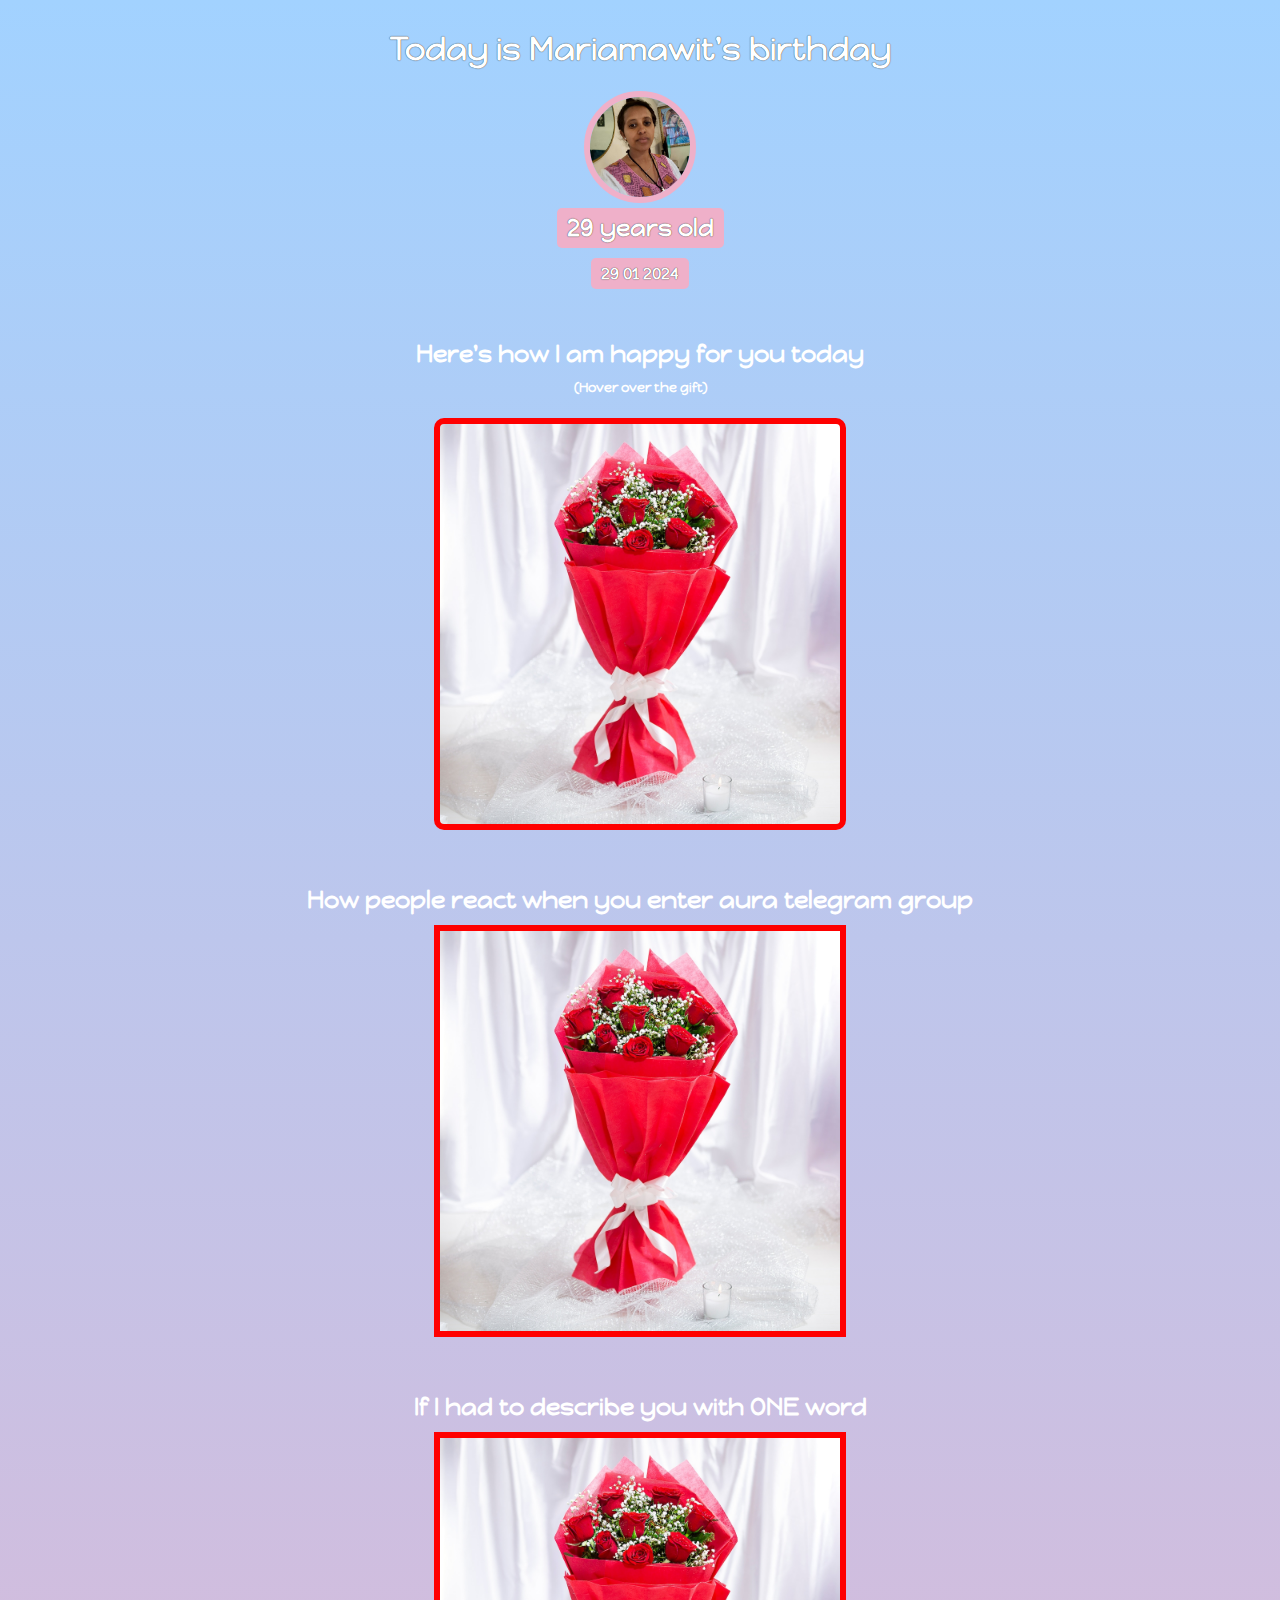
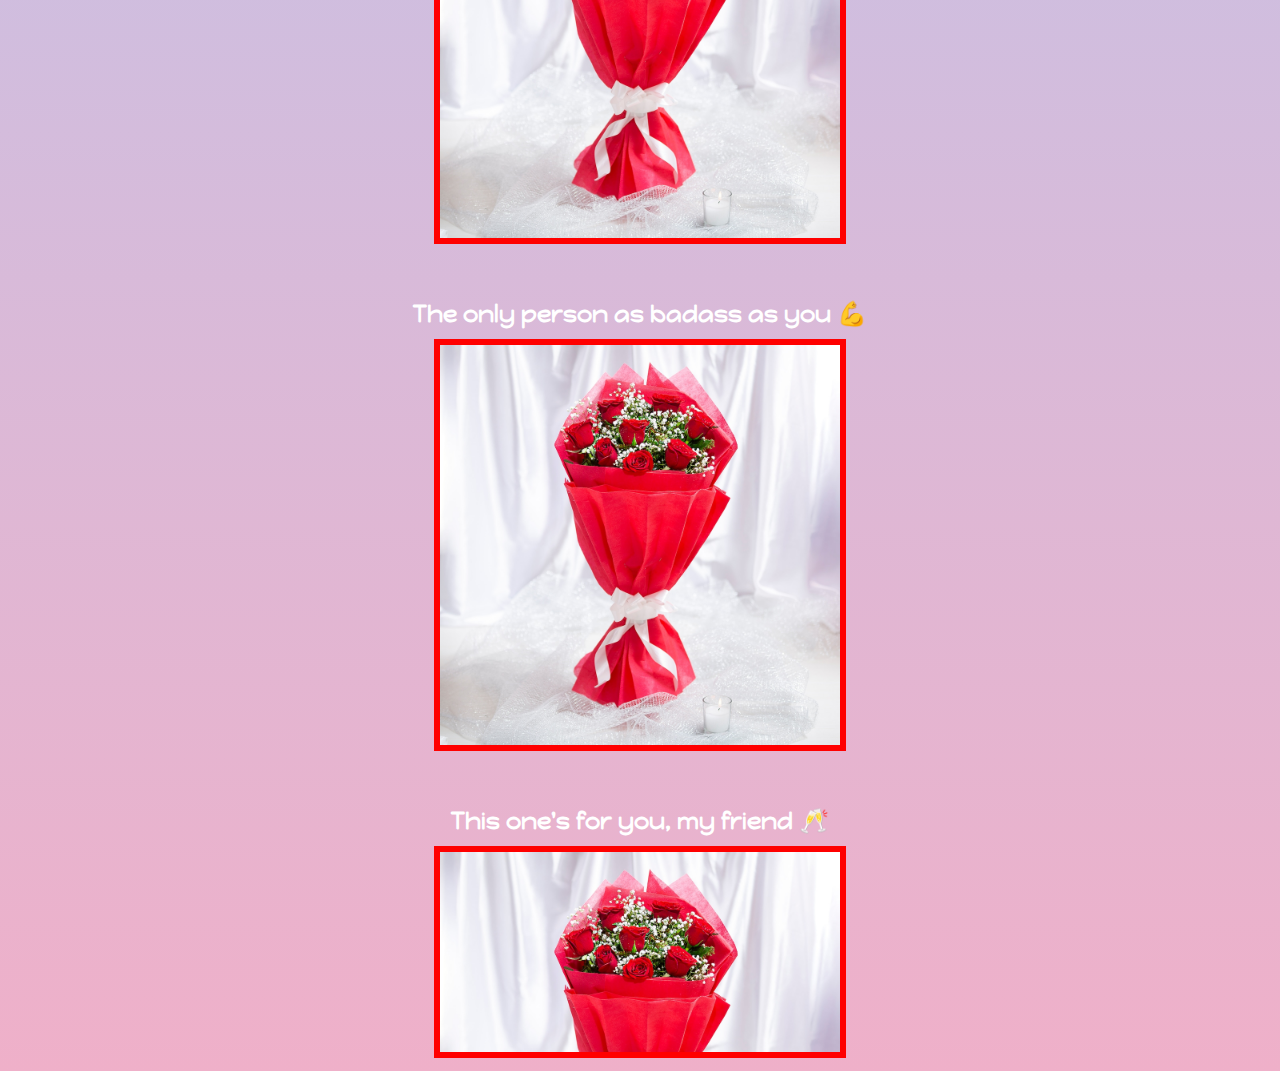
<file: index.html>
<!DOCTYPE html>
<html lang="en">
<head>
  <meta charset="UTF-8">
  <meta name="viewport" content="width=device-width, initial-scale=1.0">
  <title>Document</title>
  <link rel="stylesheet" href="style.css">
  <link rel="preconnect" href="https://fonts.googleapis.com">
  <link rel="preconnect" href="https://fonts.gstatic.com" crossorigin>
  <link href="https://fonts.googleapis.com/css2?family=Happy+Monkey&display=swap" rel="stylesheet">
</head>
<body>
  <div id="header">
    <h1>Today is Mariamawit's birthday</h1>
    <img class="profile-pic" src="img/photo_3143774825423677417_c.jpg" alt="picture of smilling lady">
    <h2 id="bday-age">29 years old</h2>
    <h4 id="bday-year">29 01 2024</h4>
  </div>
  <div class="gift-section">
    <h2 class="gift-title">Here's how I am happy for you today</h2>
    <h5 class="gift-hint">(Hover over the gift)</h5>
    <div class="gift-pic"></div>
  </div>
  <div class="gift-section">
    <h2 class="gift-title">How people react when you enter aura telegram group</h2>
    <div id="hot-gif"></div>
  </div>
  <div class="gift-section">
    <h2 class="gift-title">If I had to describe you with ONE word</h2>
    <div id="genious-gif"></div>
  </div>
  <div class="gift-section">
    <h2 class="gift-title">The only person as badass as you 💪</h2>
    <div id="badass-gif"></div>
  </div>
  <div class="gift-section">
    <h2 class="gift-title">This one's for you, my friend 🥂</h2>
    <div id="cheers-gif"></div>
  </div>
  <footer>
    <!-- <p class="birthday-site">Want to create your own Birthday GIFt site? Take <a href="https://scrimba.com/learn/htmlandcss" target="-blank">this HTML & CSS course.</a></p> -->
  </footer>
</body>
</html>
</file>
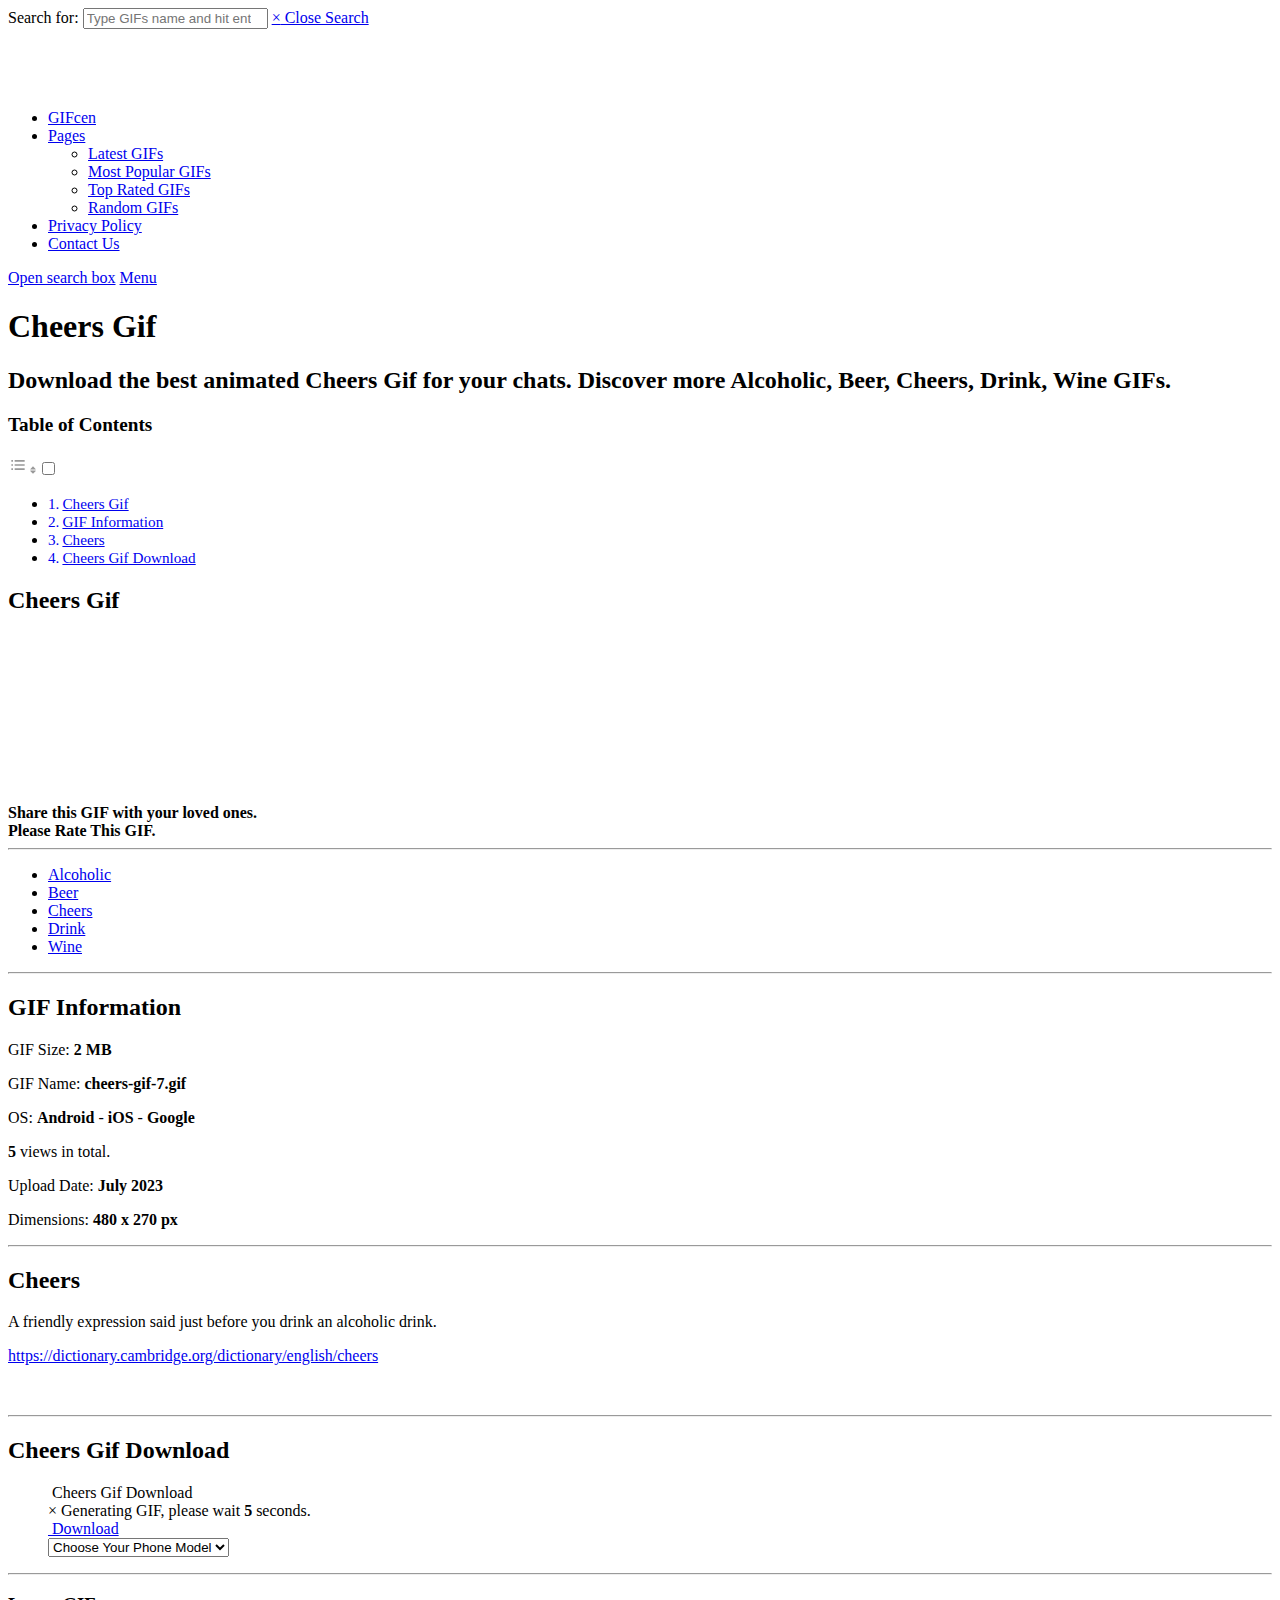
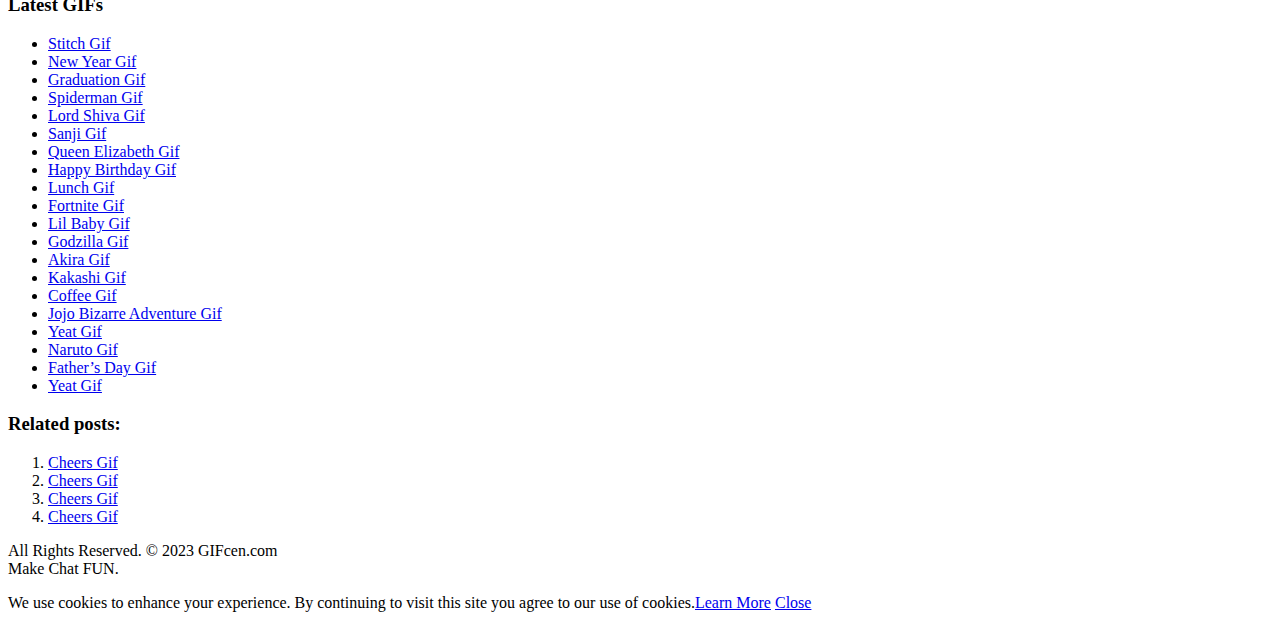
<file: img/download (1).html>
<!doctype html><html lang="en-US"><head><title>Cheers Gif - GIFcen</title><link rel="stylesheet" href="//www.gifcen.com/wp-content/cache/min/1/7d9c8a8d0d5d352541da0902033ec358.css" data-minify="1" /><meta charset="UTF-8"><meta name="viewport" content="width=device-width, initial-scale=1"><link rel="shortcut icon" href="//www.gifcen.com/img/favicon.png" /><link rel="apple-touch-icon" sizes="76x76" href="//www.gifcen.com/img/favicon-76x76.png"><link rel="apple-touch-icon" sizes="120x120" href="//www.gifcen.com/img/favicon-120x120.png"><link rel="apple-touch-icon" sizes="152x152" href="//www.gifcen.com/img/favicon-152x152.png"><link rel="apple-touch-icon" sizes="180x180" href="//www.gifcen.com/img/favicon-180x180.png"><link rel="icon" type="image/png" href="//www.gifcen.com/img/favicon-32x32.png" sizes="32x32"><link rel="icon" type="image/png" href="//www.gifcen.com/img/favicon-194x194.png" sizes="194x194"><link rel="icon" type="image/png" href="//www.gifcen.com/img/favicon-96x96.png" sizes="96x96"><link rel="icon" type="image/png" href="//www.gifcen.com/img/favicon-192x192.png" sizes="192x192"><link rel="icon" type="image/png" href="//www.gifcen.com/img/favicon-16x16.png" sizes="16x16"><meta name="msapplication-TileImage" content="https://www.gifcen.com/img/favicon-32x32.png" /><link rel="manifest" href="//www.gifcen.com/manifest.json"><meta name="theme-color" content="#0085d7"> <script async src="//pagead2.googlesyndication.com/pagead/js/adsbygoogle.js?client=ca-pub-2508022560920428" crossorigin="anonymous"></script> <meta name="description" content="Download the best animated Cheers Gif for your chats. Discover more Alcoholic, Beer, Cheers, Drink, Wine GIFs." /><meta name="robots" content="follow, index, max-snippet:-1, max-video-preview:-1, max-image-preview:large" /><link rel="canonical" href="//www.gifcen.com/cheers-gif-68/" /><meta property="og:locale" content="en_US" /><meta property="og:type" content="article" /><meta property="og:title" content="Cheers Gif - GIFcen" /><meta property="og:description" content="Download the best animated Cheers Gif for your chats. Discover more Alcoholic, Beer, Cheers, Drink, Wine GIFs." /><meta property="og:url" content="https://www.gifcen.com/cheers-gif-68/" /><meta property="og:site_name" content="GIFcen" /><meta property="article:tag" content="Alcoholic" /><meta property="article:tag" content="Beer" /><meta property="article:tag" content="Cheers" /><meta property="article:tag" content="Drink" /><meta property="article:tag" content="Wine" /><meta property="article:section" content="Animated" /><meta property="og:image" content="https://www.gifcen.com/wp-content/uploads/2023/07/cheers-gif-7.gif" /><meta property="og:image:secure_url" content="https://www.gifcen.com/wp-content/uploads/2023/07/cheers-gif-7.gif" /><meta property="og:image:width" content="480" /><meta property="og:image:height" content="270" /><meta property="og:image:alt" content="Cheers Gif" /><meta property="og:image:type" content="image/gif" /><meta property="article:published_time" content="2023-07-11T12:05:54+03:00" /><meta name="twitter:card" content="summary_large_image" /><meta name="twitter:title" content="Cheers Gif - GIFcen" /><meta name="twitter:description" content="Download the best animated Cheers Gif for your chats. Discover more Alcoholic, Beer, Cheers, Drink, Wine GIFs." /><meta name="twitter:site" content="@GIFcen" /><meta name="twitter:creator" content="@GIFcen" /><meta name="twitter:image" content="https://www.gifcen.com/wp-content/uploads/2023/07/cheers-gif-7.gif" /><meta name="twitter:label1" content="Written by" /><meta name="twitter:data1" content="GIFcen" /><meta name="twitter:label2" content="Time to read" /><meta name="twitter:data2" content="Less than a minute" /> <script type="application/ld+json" class="rank-math-schema">{"@context":"https://schema.org","@graph":[{"@type":["Person","Organization"],"@id":"https://www.gifcen.com/#person","name":"GIFcen","sameAs":["https://twitter.com/GIFcen"],"logo":{"@type":"ImageObject","@id":"https://www.gifcen.com/#logo","url":"https://www.gifcen.com/wp-content/uploads/2021/01/gifcen-logo.jpg","contentUrl":"https://www.gifcen.com/wp-content/uploads/2021/01/gifcen-logo.jpg","caption":"GIFcen","inLanguage":"en-US","width":"1920","height":"1080"},"image":{"@type":"ImageObject","@id":"https://www.gifcen.com/#logo","url":"https://www.gifcen.com/wp-content/uploads/2021/01/gifcen-logo.jpg","contentUrl":"https://www.gifcen.com/wp-content/uploads/2021/01/gifcen-logo.jpg","caption":"GIFcen","inLanguage":"en-US","width":"1920","height":"1080"}},{"@type":"WebSite","@id":"https://www.gifcen.com/#website","url":"https://www.gifcen.com","name":"GIFcen","publisher":{"@id":"https://www.gifcen.com/#person"},"inLanguage":"en-US"},{"@type":"ImageObject","@id":"https://www.gifcen.com/wp-content/uploads/2023/07/cheers-gif-7.gif","url":"https://www.gifcen.com/wp-content/uploads/2023/07/cheers-gif-7.gif","width":"480","height":"270","inLanguage":"en-US"},{"@type":"WebPage","@id":"https://www.gifcen.com/cheers-gif-68/#webpage","url":"https://www.gifcen.com/cheers-gif-68/","name":"Cheers Gif - GIFcen","datePublished":"2023-07-11T12:05:54+03:00","dateModified":"2023-07-11T12:05:54+03:00","isPartOf":{"@id":"https://www.gifcen.com/#website"},"primaryImageOfPage":{"@id":"https://www.gifcen.com/wp-content/uploads/2023/07/cheers-gif-7.gif"},"inLanguage":"en-US"},{"@type":"Person","@id":"https://www.gifcen.com/cheers-gif-68/#author","name":"GIFcen","image":{"@type":"ImageObject","@id":"https://secure.gravatar.com/avatar/39e6727fad59636b82b45300317b1959?s=96&amp;d=mm&amp;r=g","url":"https://secure.gravatar.com/avatar/39e6727fad59636b82b45300317b1959?s=96&amp;d=mm&amp;r=g","caption":"GIFcen","inLanguage":"en-US"}},{"@type":"BlogPosting","headline":"Cheers Gif - GIFcen","datePublished":"2023-07-11T12:05:54+03:00","dateModified":"2023-07-11T12:05:54+03:00","articleSection":"Alcoholic, Beer, Cheers, Drink, Wine","author":{"@id":"https://www.gifcen.com/cheers-gif-68/#author","name":"GIFcen"},"publisher":{"@id":"https://www.gifcen.com/#person"},"description":"Download the best animated Cheers Gif for your chats. Discover more Alcoholic, Beer, Cheers, Drink, Wine GIFs.","name":"Cheers Gif - GIFcen","@id":"https://www.gifcen.com/cheers-gif-68/#richSnippet","isPartOf":{"@id":"https://www.gifcen.com/cheers-gif-68/#webpage"},"image":{"@id":"https://www.gifcen.com/wp-content/uploads/2023/07/cheers-gif-7.gif"},"inLanguage":"en-US","mainEntityOfPage":{"@id":"https://www.gifcen.com/cheers-gif-68/#webpage"}}]}</script> <link href="//fonts.gstatic.com" crossorigin rel="preconnect" /><style id="ez-toc-inline-css" type="text/css">div#ez-toc-container p.ez-toc-title{font-size:120%}div#ez-toc-container p.ez-toc-title{font-weight:700}div#ez-toc-container ul li{font-size:95%}div#ez-toc-container nav ul ul li ul li{font-size:%!important}.ez-toc-container-direction{direction:ltr}.ez-toc-counter ul{counter-reset:item}.ez-toc-counter nav ul li a::before{content:counters(item,".",decimal) ". ";display:inline-block;counter-increment:item;flex-grow:0;flex-shrink:0;margin-right:.2em;float:left}.ez-toc-widget-direction{direction:ltr}.ez-toc-widget-container ul{counter-reset:item}.ez-toc-widget-container nav ul li a::before{content:counters(item,".",decimal) ". ";display:inline-block;counter-increment:item;flex-grow:0;flex-shrink:0;margin-right:.2em;float:left}</style><link rel="shortlink" href="//www.gifcen.com/?p=45669" /><link rel="amphtml" href="//www.gifcen.com/cheers-gif-68/amp/" /><noscript><style id="rocket-lazyload-nojs-css">.rll-youtube-player,[data-lazy-src]{display:none!important}</style></noscript></head><body><div id="page"><div id="mobilemenu"></div><header class="header"><div class="container"><div class="row"><div class="col-xs-12"><div class="mast-head"><div class="mast-head-search"><form action="//www.gifcen.com/" class="mast-head-search-form"> <label for="mast-head-search-input" class="sr-only">Search for:</label> <input name="s" type="search" id="mast-head-search-input" class="mast-head-search-input" autocomplete="off" placeholder="Type GIFs name and hit enter."> <a href="#" title="Dismiss search form" class="mast-head-search-dismiss">&times;<span class="sr-only"> Close Search</span></a></form></div><div class="mast-head-branding"> <a title="GIFcen Home Page" href="https://www.gifcen.com" rel="home" aria-current="page"><img width="260" height="60" src="data:image/svg+xml,%3Csvg%20xmlns='http://www.w3.org/2000/svg'%20viewBox='0%200%20260%2060'%3E%3C/svg%3E" alt="GIFcen Logo" data-lazy-src="//www.gifcen.com/img/logo.png"><noscript><img width="260" height="60" src="//www.gifcen.com/img/logo.png" alt="GIFcen Logo"></noscript></a></div><nav class="nav"><ul id="menu-top-menu" class="navigation-main"><li><a title="GIFcen Home Page" href="https://www.gifcen.com/">GIFcen</a></li><li class="menu-item-has-children"><a href="#">Pages</a><ul class="sub-menu"><li><a title="Latest GIFs" href="https://www.gifcen.com/latest-gifs/">Latest GIFs</a></li><li><a title="Most Popular GIFs" href="https://www.gifcen.com/most-popular-gifs/">Most Popular GIFs</a></li><li><a title="Top Rated GIFs" href="https://www.gifcen.com/top-rated-gifs/">Top Rated GIFs</a></li><li><a title="Random GIFs" href="https://www.gifcen.com/random-gifs/">Random GIFs</a></li></ul></li><li><a title="Privacy Policy" rel="privacy-policy" href="https://www.gifcen.com/privacy-policy/">Privacy Policy</a></li><li><a title="Contact Us" href="https://www.gifcen.com/contact-us/">Contact Us</a></li></ul></nav><div class="mast-head-utils"> <a title="Open Search" href="#" class="trigger-search"><i class="fa fa-search"></i><span class="sr-only">Open search box</span></a> <a href="#mobilemenu" class="mobile-menu-trigger"><i class="fa fa-navicon"></i><span class="mobile-menu-trigger-label">Menu</span></a></div></div></div></div></div></header><div class="page-hero"></div><main class="main"><div class="container"><div class="row"><div class="col-xl-10 col-lg-9 col-xs-12"><article id="entry-45669" class="entry"><header class="entry-header"><h1 class="entry-title">Cheers Gif</h1><div class="posth2"><h2>Download the best animated Cheers Gif for your chats. Discover more Alcoholic, Beer, Cheers, Drink, Wine GIFs.</h2></div></header><div class="entry-content"><div id="ez-toc-container" class="ez-toc-v2_0_52 counter-hierarchy ez-toc-counter ez-toc-grey ez-toc-container-direction"><p class="ez-toc-title">Table of Contents</p> <label for="ez-toc-cssicon-toggle-item-64dfa04e63cf8"><span class><span style="display:none;">Toggle</span><span class="ez-toc-icon-toggle-span"><svg style="fill: #999;color:#999" xmlns="http://www.w3.org/2000/svg" class="list-377408" width="20px" height="20px" viewBox="0 0 24 24" fill="none"><path d="M6 6H4v2h2V6zm14 0H8v2h12V6zM4 11h2v2H4v-2zm16 0H8v2h12v-2zM4 16h2v2H4v-2zm16 0H8v2h12v-2z" fill="currentColor"></path></svg><svg style="fill: #999;color:#999" class="arrow-unsorted-368013" xmlns="http://www.w3.org/2000/svg" width="10px" height="10px" viewBox="0 0 24 24" version="1.2" baseProfile="tiny"><path d="M18.2 9.3l-6.2-6.3-6.2 6.3c-.2.2-.3.4-.3.7s.1.5.3.7c.2.2.4.3.7.3h11c.3 0 .5-.1.7-.3.2-.2.3-.5.3-.7s-.1-.5-.3-.7zM5.8 14.7l6.2 6.3 6.2-6.3c.2-.2.3-.5.3-.7s-.1-.5-.3-.7c-.2-.2-.4-.3-.7-.3h-11c-.3 0-.5.1-.7.3-.2.2-.3.5-.3.7s.1.5.3.7z" /></svg></span></span></label><input type="checkbox" id="ez-toc-cssicon-toggle-item-64dfa04e63cf8" aria-label="Toggle" /><nav><ul class="ez-toc-list ez-toc-list-level-1 "><li class="ez-toc-page-1 ez-toc-heading-level-2"><a class="ez-toc-link ez-toc-heading-1" href="#cheers-gif" title="Cheers Gif">Cheers Gif</a></li><li class="ez-toc-page-1 ez-toc-heading-level-2"><a class="ez-toc-link ez-toc-heading-2" href="#gif-information" title="GIF Information">GIF Information</a></li><li class="ez-toc-page-1 ez-toc-heading-level-2"><a class="ez-toc-link ez-toc-heading-3" href="#cheers" title="Cheers">Cheers</a></li><li class="ez-toc-page-1 ez-toc-heading-level-2"><a class="ez-toc-link ez-toc-heading-4" href="#cheers-gif-download" title=" Cheers Gif Download"> Cheers Gif Download</a></li></ul></nav></div><h2><span class="ez-toc-section" id="cheers-gif"></span>Cheers Gif<span class="ez-toc-section-end"></span></h2><figure class="entry-thumb"> <a title="Cheers Gif" class="ci-lightbox" href="https://www.gifcen.com/wp-content/uploads/2023/07/cheers-gif-7.gif" data-lightbox="gal[45669]"><img src="data:image/svg+xml,%3Csvg%20xmlns='http://www.w3.org/2000/svg'%20viewBox='0%200%200%200'%3E%3C/svg%3E" alt="Cheers Gif" title="Cheers Gif" data-lazy-src="//www.gifcen.com/wp-content/uploads/2023/07/cheers-gif-7.gif"><noscript><img src="//www.gifcen.com/wp-content/uploads/2023/07/cheers-gif-7.gif" alt="Cheers Gif" title="Cheers Gif"></noscript></a></figure><div class="row" id="share"><div class="col-xl-6 col-lg-6 col-xs-12"><aside class="entry-sharing entry-section"> <b>Share this GIF with your loved ones.</b><br> <a title="Share on Whatsapp" href="https://wa.me/?text=https%3A%2F%2Fwww.gifcen.com%2Fcheers-gif-68%2F" target="_blank"><i class="fa fa-whatsapp" id="wp"></i></a> <a title="Share on Telegram" href="https://telegram.me/share/url?url=https%3A%2F%2Fwww.gifcen.com%2Fcheers-gif-68%2F&#038;text=Cheers+Gif%2C+" target="_blank"><i class="fa fa-telegram" id="tg"></i></a> <a title="Share on Facebook" href="https://www.facebook.com/sharer.php?u=https://www.gifcen.com/cheers-gif-68/" target="_blank"><i class="fa fa-facebook-square" id="fc"></i></a> <a title="Share on Twitter" href="https://twitter.com/share?url=https://www.gifcen.com/cheers-gif-68/" target="_blank"><i class="fa fa-twitter" id="tw"></i></a> <a title="Share on Pinterest" data-lightbox="none" href="https://pinterest.com/pin/create/bookmarklet/?url=https://www.gifcen.com/cheers-gif-68/&#038;description=Cheers%20Gif&#038;media=https://www.gifcen.com/wp-content/uploads/2023/07/cheers-gif-7.gif" data-lightbox="gal[45669]" target="_blank"><i class="fa fa-pinterest" id="pt"></i></a> <a title="Share on Messenger" href="https://www.facebook.com/dialog/send?app_id=832737210470786&#038;link=https%3A%2F%2Fwww.gifcen.com%2Fcheers-gif-68%2F&#038;redirect_uri=https%3A%2F%2Fwww.gifcen.com" target="_blank"><i class="fa fa-share-alt-square" id="msn"></i></a></aside></div><div class="col-xl-6 col-lg-6 col-xs-12"><div class="ratingsingle"><div id="post-ratings-45669" class="post-ratings" itemscope itemtype="http://schema.org/MediaObject" data-nonce="1bd91979c7"><b>Please Rate This GIF.</b> <br> <i id="rating_45669_1" onmouseover="current_rating(45669, 1, '1 Star');" onclick="rate_post();" onkeypress="rate_post();" style="cursor: pointer; border: 0px;" class="fa fa-star-o" /></i><i id="rating_45669_2" onmouseover="current_rating(45669, 2, '2 Stars');" onclick="rate_post();" onkeypress="rate_post();" style="cursor: pointer; border: 0px;" class="fa fa-star-o" /></i><i id="rating_45669_3" onmouseover="current_rating(45669, 3, '3 Stars');" onclick="rate_post();" onkeypress="rate_post();" style="cursor: pointer; border: 0px;" class="fa fa-star-o" /></i><i id="rating_45669_4" onmouseover="current_rating(45669, 4, '4 Stars');" onclick="rate_post();" onkeypress="rate_post();" style="cursor: pointer; border: 0px;" class="fa fa-star-o" /></i><i id="rating_45669_5" onmouseover="current_rating(45669, 5, '5 Stars');" onclick="rate_post();" onkeypress="rate_post();" style="cursor: pointer; border: 0px;" class="fa fa-star-o" /></i><meta itemprop="name" content="Cheers Gif" /><meta itemprop="headline" content="Cheers Gif" /><meta itemprop="description" content="Download Cheers Gif and make chat fun." /><meta itemprop="datePublished" content="2023-07-11T12:05:54+03:00" /><meta itemprop="dateModified" content="2023-07-11T12:05:54+03:00" /><meta itemprop="url" content="https://www.gifcen.com/cheers-gif-68/" /><meta itemprop="author" content="GIFcen" /><meta itemprop="mainEntityOfPage" content="https://www.gifcen.com/cheers-gif-68/" /><div style="display: none;" itemprop="image" itemscope itemtype="https://schema.org/ImageObject"><meta itemprop="url" content="https://www.gifcen.com/wp-content/uploads/2023/07/cheers-gif-7.gif" /><meta itemprop="width" content="150" /><meta itemprop="height" content="84" /></div><div style="display: none;" itemprop="publisher" itemscope itemtype="https://schema.org/Organization"><meta itemprop="name" content="GIFcen" /><meta itemprop="url" content="https://www.gifcen.com" /><div itemprop="logo" itemscope itemtype="https://schema.org/ImageObject"><meta itemprop="url" content /></div></div></div></div></div></div><hr><div class="row"><div class="entry-tags col-xl-12 col-lg-12 col-xs-12"><ul><li><a title="Alcoholic GIFs" href="https://www.gifcen.com/gif/alcoholic/">Alcoholic</a><li><a title="Beer GIFs" href="https://www.gifcen.com/gif/beer/">Beer</a><li><a title="Cheers GIFs" href="https://www.gifcen.com/gif/cheers/">Cheers</a><li><a title="Drink GIFs" href="https://www.gifcen.com/gif/drink/">Drink</a><li><a title="Wine GIFs" href="https://www.gifcen.com/gif/wine/">Wine</a></ul></div></div><hr><h2><span class="ez-toc-section" id="gif-information"></span>GIF Information<span class="ez-toc-section-end"></span></h2><div class="col-xl-6 col-lg-6 col-xs-12" id="crc"><p><i class="fa fa-file-image-o"></i> GIF Size: <b>2 MB</b></p></div><div class="col-xl-6 col-lg-6 col-xs-12" id="crc"><p><i class="fa fa-play-circle"></i> GIF Name: <b>cheers-gif-7.gif</b></p></div><div class="col-xl-6 col-lg-6 col-xs-12" id="crc"><p><i class="fa fa-mobile"></i> OS: <b>Android</b> - <b>iOS</b> - <b>Google</b></p></div><div class="col-xl-6 col-lg-6 col-xs-12" id="crc"><p><i class="fa fa-eye"></i> <b> 5 </b> views in total.</p></div><div class="col-xl-6 col-lg-6 col-xs-12" id="crc"><p><i class="fa fa-calendar"></i> Upload Date: <b>July 2023</b></p></div><div class="col-xl-6 col-lg-6 col-xs-12 end auto" id="crc"><p><i class="fa fa-file-o"></i> Dimensions: <b>480 x 270 px</b></p></div><div class="row" id="desc"><div class="col-xl-12 col-lg-12 col-xs-12"><hr><h2><span class="ez-toc-section" id="cheers"></span>Cheers<span class="ez-toc-section-end"></span></h2><p>A friendly expression said just before you drink an alcoholic drink.</p><p><a title="Cheers" href="https://dictionary.cambridge.org/dictionary/english/cheers" target="_blank" rel="noopener">https://dictionary.cambridge.org/dictionary/english/cheers</a></p><p>&nbsp;</p><hr></div></div><h2><span class="ez-toc-section" id="cheers-gif-download"></span><i class="downico fa fa-download"></i> Cheers Gif Download<span class="ez-toc-section-end"></span></h2><figure class="entry-thumb"><div class="downloadwp"><div id="downstart"><a id="downloadg" title="Cheers Gif Download" class="btn"><i class="fa fa-eye"></i>&nbsp;Cheers Gif Download</a></div><div id="modaldown" class="modal"><div class="modal-content"> <span class="close">&times;</span> <span id="countdown">Generating GIF, please wait <b>5</b> seconds.</span><div class="modalads"> <ins class="adsbygoogle" style="display:block" data-ad-client="ca-pub-2508022560920428" data-ad-slot="4587238424" data-ad-format="auto" data-full-width-responsive="true"></ins> <script>(adsbygoogle = window.adsbygoogle || []).push({});</script> </div> <a id="downlink" class="btn" data-lightbox="none" href="https://www.gifcen.com/wp-content/uploads/2023/07/cheers-gif-7.gif" data-lightbox="gal[45669]" title="Download" rel="noopener" download><i class="fa fa-download"></i>&nbsp;Download</a></div></div><div class="select" id="select"> <select id="phoneselect" name="phonecoose"><option value="0">Choose Your Phone Model</option><option value="samsung">Samsung</option><option value="iphone">iPhone</option><option value="lg">LG</option><option value="motorola">Motorola</option><option value="htc">HTC</option><option value="lenovo">Lenovo</option><option value="google-pixel">Google Pixel</option><option value="huawei">Huawei</option><option value="xiaomi">Xiaomi</option><option value="Nokia">Nokia</option><option value="general-mobile">General Mobile</option><option value="others">Others</option> </select></div> <ins class="adsbygoogle" style="display:block" data-ad-client="ca-pub-2508022560920428" data-ad-slot="3267971251" data-ad-format="auto" data-full-width-responsive="true"></ins> <script>(adsbygoogle = window.adsbygoogle || []).push({});</script> </div></figure><hr class="mt20"> </div><div class="entry-content"></div></article></div><div class="col-xl-2 col-lg-3 col-xs-12"><div class="sidebar"><aside id="ci-latest-posts-sidebar-2" class="widget widget_ci-latest-posts-sidebar"><h3 class="widget-title">Latest GIFs</h3><div class="row row-equal row-items latestmobile"><ul><li> <a title="Stitch Gif" href="https://www.gifcen.com/stitch-gif-57/">Stitch Gif</a></li><li> <a title="New Year Gif" href="https://www.gifcen.com/new-year-gif-29/">New Year Gif</a></li><li> <a title="Graduation Gif" href="https://www.gifcen.com/graduation-gif-3/">Graduation Gif</a></li><li> <a title="Spiderman Gif" href="https://www.gifcen.com/spiderman-gif-25/">Spiderman Gif</a></li><li> <a title="Lord Shiva Gif" href="https://www.gifcen.com/lord-shiva-gif-12/">Lord Shiva Gif</a></li><li> <a title="Sanji Gif" href="https://www.gifcen.com/sanji-gif-8/">Sanji Gif</a></li><li> <a title="Queen Elizabeth Gif" href="https://www.gifcen.com/queen-elizabeth-gif-16/">Queen Elizabeth Gif</a></li><li> <a title="Happy Birthday Gif" href="https://www.gifcen.com/happy-birthday-gif-520/">Happy Birthday Gif</a></li><li> <a title="Lunch Gif" href="https://www.gifcen.com/lunch-gif-5/">Lunch Gif</a></li><li> <a title="Fortnite Gif" href="https://www.gifcen.com/fortnite-gif-57/">Fortnite Gif</a></li><li> <a title="Lil Baby Gif" href="https://www.gifcen.com/lil-baby-gif-25/">Lil Baby Gif</a></li><li> <a title="Godzilla Gif" href="https://www.gifcen.com/godzilla-gif-49/">Godzilla Gif</a></li><li> <a title="Akira Gif" href="https://www.gifcen.com/akira-gif-10/">Akira Gif</a></li><li> <a title="Kakashi Gif" href="https://www.gifcen.com/kakashi-gif-9-3/">Kakashi Gif</a></li><li> <a title="Coffee Gif" href="https://www.gifcen.com/coffee-gif-97/">Coffee Gif</a></li><li> <a title="Jojo Bizarre Adventure Gif" href="https://www.gifcen.com/jojo-bizarre-adventure-gif-5/">Jojo Bizarre Adventure Gif</a></li><li> <a title="Yeat Gif" href="https://www.gifcen.com/yeat-gif-20/">Yeat Gif</a></li><li> <a title="Naruto Gif" href="https://www.gifcen.com/naruto-gif-25/">Naruto Gif</a></li><li> <a title="Father&#8217;s Day Gif" href="https://www.gifcen.com/fathers-day-gif-3/">Father&#8217;s Day Gif</a></li><li> <a title="Yeat Gif" href="https://www.gifcen.com/yeat-gif-4-2/">Yeat Gif</a></li></ul></div></aside></div></div></div><div class="row"><div class="col-xl-12 col-lg-12 col-xs-12"><div class="yarpp yarpp-related yarpp-related-website yarpp-template-.php"><h3>Related posts:</h3><ol><li><a href="https://www.gifcen.com/cheers-gif-31/" rel="bookmark" title="Cheers Gif">Cheers Gif</a></li><li><a href="https://www.gifcen.com/cheers-gif-39/" rel="bookmark" title="Cheers Gif">Cheers Gif</a></li><li><a href="https://www.gifcen.com/cheers-gif-44/" rel="bookmark" title="Cheers Gif">Cheers Gif</a></li><li><a href="https://www.gifcen.com/cheers-gif-58/" rel="bookmark" title="Cheers Gif">Cheers Gif</a></li></ol></div></div></div></div></main><footer class="footer"><div class="foot"><div class="container"><div class="row"><div class="col-xs-12"><p>All Rights Reserved. © 2023 GIFcen.com<br>Make Chat FUN. <i class="fa fa-star"></i></p></div></div></div></div></footer></div> <script type="text/javascript" id="post-views-counter-frontend-js-extra">/* <![CDATA[ */ var pvcArgsFrontend = {"mode":"ajax","requestURL":"https:\/\/www.gifcen.com\/wp-content\/plugins\/post-views-counter\/includes\/ajax.php","postID":"45669","nonce":"5aa48e8475"}; /* ]]> */</script> <script type="text/javascript" id="wp-postratings-js-extra">/* <![CDATA[ */ var ratingsL10n = {"plugin_url":"https:\/\/www.gifcen.com\/wp-content\/plugins\/wp-postratings","ajax_url":"https:\/\/www.gifcen.com\/wp-admin\/admin-ajax.php","text_wait":"","max":"5","show_loading":"0","show_fading":"1","custom":"0"}; /* ]]> */</script> <script>window.lazyLoadOptions={elements_selector:"img[data-lazy-src],.rocket-lazyload",data_src:"lazy-src",data_srcset:"lazy-srcset",data_sizes:"lazy-sizes",class_loading:"lazyloading",class_loaded:"lazyloaded",threshold:300,callback_loaded:function(element){if(element.tagName==="IFRAME"&&element.dataset.rocketLazyload=="fitvidscompatible"){if(element.classList.contains("lazyloaded")){if(typeof window.jQuery!="undefined"){if(jQuery.fn.fitVids){jQuery(element).parent().fitVids()}}}}}};window.addEventListener('LazyLoad::Initialized',function(e){var lazyLoadInstance=e.detail.instance;if(window.MutationObserver){var observer=new MutationObserver(function(mutations){var image_count=0;var iframe_count=0;var rocketlazy_count=0;mutations.forEach(function(mutation){for(i=0;i<mutation.addedNodes.length;i++){if(typeof mutation.addedNodes[i].getElementsByTagName!=='function'){return}
if(typeof mutation.addedNodes[i].getElementsByClassName!=='function'){return}
images=mutation.addedNodes[i].getElementsByTagName('img');is_image=mutation.addedNodes[i].tagName=="IMG";iframes=mutation.addedNodes[i].getElementsByTagName('iframe');is_iframe=mutation.addedNodes[i].tagName=="IFRAME";rocket_lazy=mutation.addedNodes[i].getElementsByClassName('rocket-lazyload');image_count+=images.length;iframe_count+=iframes.length;rocketlazy_count+=rocket_lazy.length;if(is_image){image_count+=1}
if(is_iframe){iframe_count+=1}}});if(image_count>0||iframe_count>0||rocketlazy_count>0){lazyLoadInstance.update()}});var b=document.getElementsByTagName("body")[0];var config={childList:!0,subtree:!0};observer.observe(b,config)}},!1)</script><script data-no-minify="1" async src="//www.gifcen.com/wp-content/plugins/wp-rocket/assets/js/lazyload/16.1/lazyload.min.js"></script> <script data-no-minify="1" async src="//www.gifcen.com/wp-content/cache/busting/1/gtm-d8a90f87fb2e4de09db8e35a0cc9e64c.js"></script> <script>window.dataLayer = window.dataLayer || [];
  function gtag(){dataLayer.push(arguments);}
  gtag('js', new Date());

  gtag('config', 'G-SBQLTNMKMZ');</script> <script type="text/javascript">/* <![CDATA[ */ var cnArgs = {"ajaxUrl":"https://www.gifcen.com/wp-admin/admin-ajax.php","nonce":"s519s5541","hideEffect":"slide","position":"bottom","onScroll":"0","onScrollOffset":"100","onClick":"0","cookieName":"cookie4a8251a","cookieTime":"15811200","cookieTimeRejected":"15811210","cookiePath":"\/","cookieDomain":"","redirection":"0","cache":"1","refuse":"0","revokeCookies":"0","revokeCookiesOpt":"automatic"}; /* ]]> */</script> <div id="cookie-notice" role="banner" class="cookie-notice-hidden cookie-revoke-hidden cn-position-bottom"><div class="cookie-notice-container"> <span id="cn-notice-text" class="cn-text-container">We use cookies to enhance your experience. By continuing to visit this site you agree to our use of cookies.<a title="Privacy Policy" href="https://www.gifcen.com/privacy-policy">Learn More</a></span> <span id="cn-notice-buttons" class="cn-buttons-container"><a href="#" id="cn-accept-cookie" data-cookie-set="accept" class="cn-set-cookie cn-button wp-default">Close</a></span><a href="javascript:void(0);" id="cn-close-notice" data-cookie-set="accept" class="cn-close-icon"></a></div></div><script src="//www.gifcen.com/wp-content/cache/min/1/f44bd4c8b0e69b748e511d6b5855374c.js" data-minify="1" defer></script></body></html>
</file>
<file: style.css>
body {
  font-family: 'Happy Monkey', cursive;
  text-align: center;
  background-color: #a2d2ff;
  background: linear-gradient(#a2d2ff, #EFB0C9);
  color: #ffffff;
  /* display: flex; */
  /* flex-direction: column; */
  /* align-items: center; */
}

#header {
  display: flex;
  flex-direction: column;
  align-items: center;
}

.profile-pic {
  width: 100px;
  min-height: 100px;
  border-radius: 100%;
  border: 6px solid #EFB0C9;
}

h1 {
  text-shadow: 0 0 1px black;
}

#bday-age {
 background-color: #EFB0C9;
 text-shadow: 0 0 1px black;
 padding: 5px 10px;
 border-radius: 5px;
 margin: 5px 0 10px 0;
}

#bday-year {
  background-color: #EFB0C9;
  text-shadow: 0 0 1px black;
  padding: 5px 10px;
  border-radius: 5px;
  margin: 0;
}

.gift-section {
  margin-top: 50px;
}

.gift-title {
  margin-bottom: 10px;
}

.gift-hint {
  margin-top: 0;

}

.gift-pic {
  width: 400px;
  height: 400px;
  border: 6px solid red;
  border-radius: 10px;
  cursor: pointer;
  display: inline-block;
  background-image: url("img/82083.jpeg");
  background-size: cover;
}

.gift-pic:hover {
  background-image: url("img/DepJm.gif");
  /* background-size: contain; */
}

#hot-gif {
  cursor: pointer;
  border: 6px solid red;
  height: 400px;
  width: 400px;
  display: inline-block;
  background-image: url("img/82083.jpeg");
  background-size: cover;
}


#hot-gif:hover {
  background-image: url("img/ariana-grande-hot-shorts.gif");
}

#genious-gif {
  border: 6px solid red;
  width: 400px; 
  height: 400px;
  display: inline-block;
  background-image: url("img/82083.jpeg");
  background-size: cover;
  cursor: pointer;
 }

 #genious-gif:hover {
  background-image: url("img/genius-think.gif");
 }

 #badass-gif {
  border: 6px solid red;
  width: 400px;
  height: 400px;
  cursor: pointer;
  background-image: url("img/82083.jpeg");
  background-size: cover;
  display: inline-block;
 }

 #badass-gif:hover {
  background-image: url("img/teresa-palmer.gif");
 }

 #cheers-gif {
  border: 6px solid red;
  height: 200px;
  width: 400px;
  background-image: url("img/82083.jpeg");
  background-size: cover;
  display: inline-block;
  cursor: pointer;
 }

 #cheers-gif:hover {
  background-image: url("img/487ba55465e8cf5ff78ea5bf8cf06e4a.gif");
 }

 .birthday-site {
  font-family: roboto;
  font-style: italic;
  width: 400px;
  margin-left: auto;
  margin-right: auto;
  margin-top: 40px;
  margin-bottom: 20px;
 }

 a {
  color: white;
 }
</file>
